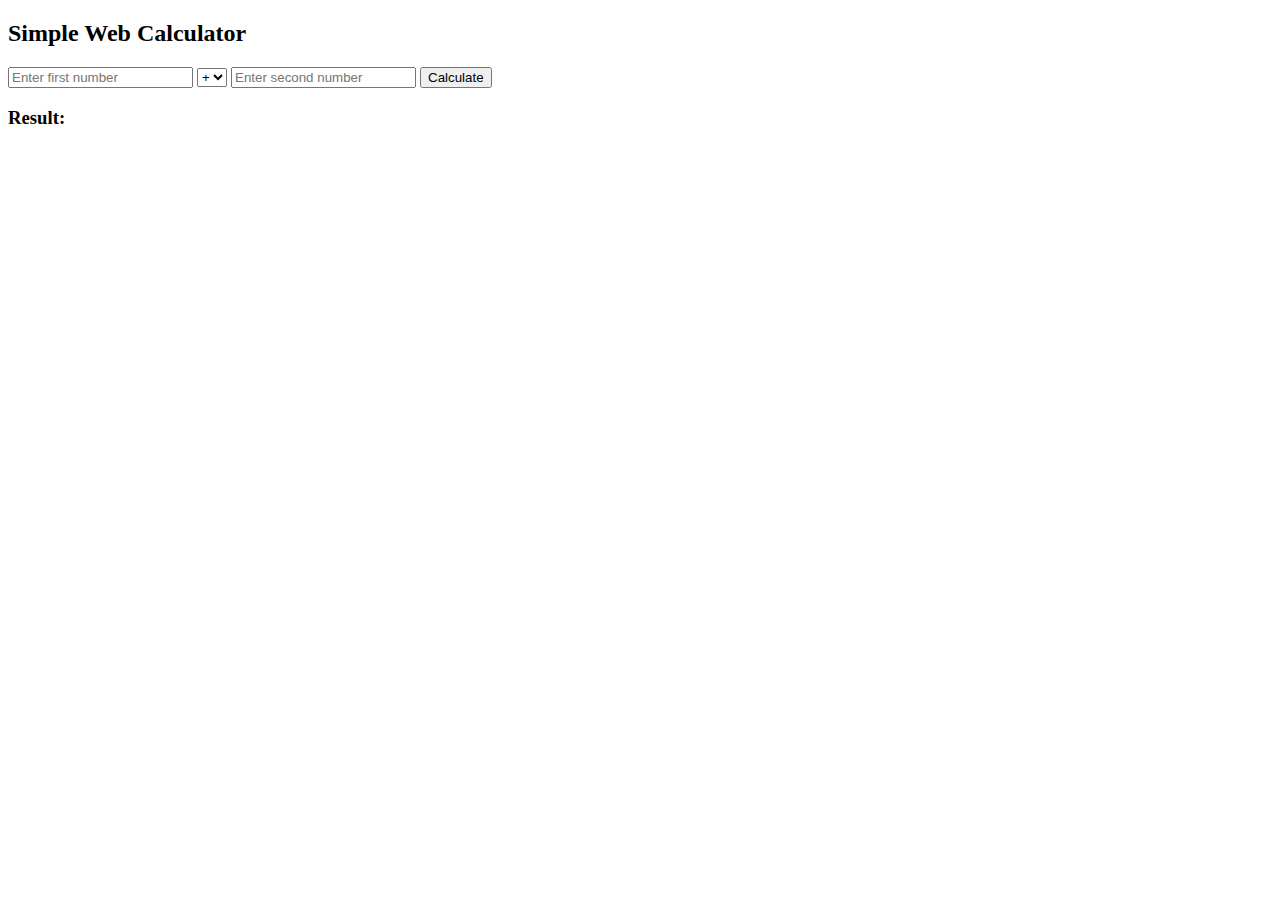
<file: py/flask_site/index.html>
<!DOCTYPE html>
<html>
<head>
    <title>Simple Web Calculator</title>
    <script>
        async function calculate() {
            let num1 = document.getElementById("num1").value;
            let operator = document.getElementById("operator").value;
            let num2 = document.getElementById("num2").value;

            let response = await fetch('http://192.168.0.13:8203/calculate', {
                method: 'POST',
                headers: { 'Content-Type': 'application/json' },
                body: JSON.stringify({ num1: num1, operator: operator, num2: num2 })
            });

            let data = await response.json();
            document.getElementById("result").innerText = data.result || data.error;
        }
    </script>
</head>
<body>
    <h2>Simple Web Calculator</h2>
    <input type="text" id="num1" placeholder="Enter first number">
    <select id="operator">
        <option value="+">+</option>
        <option value="-">-</option>
        <option value="*">*</option>
        <option value="/">/</option>
    </select>
    <input type="text" id="num2" placeholder="Enter second number">
    <button onclick="calculate()">Calculate</button>
    <h3 id="result">Result: </h3>
</body>
</html>
</file>
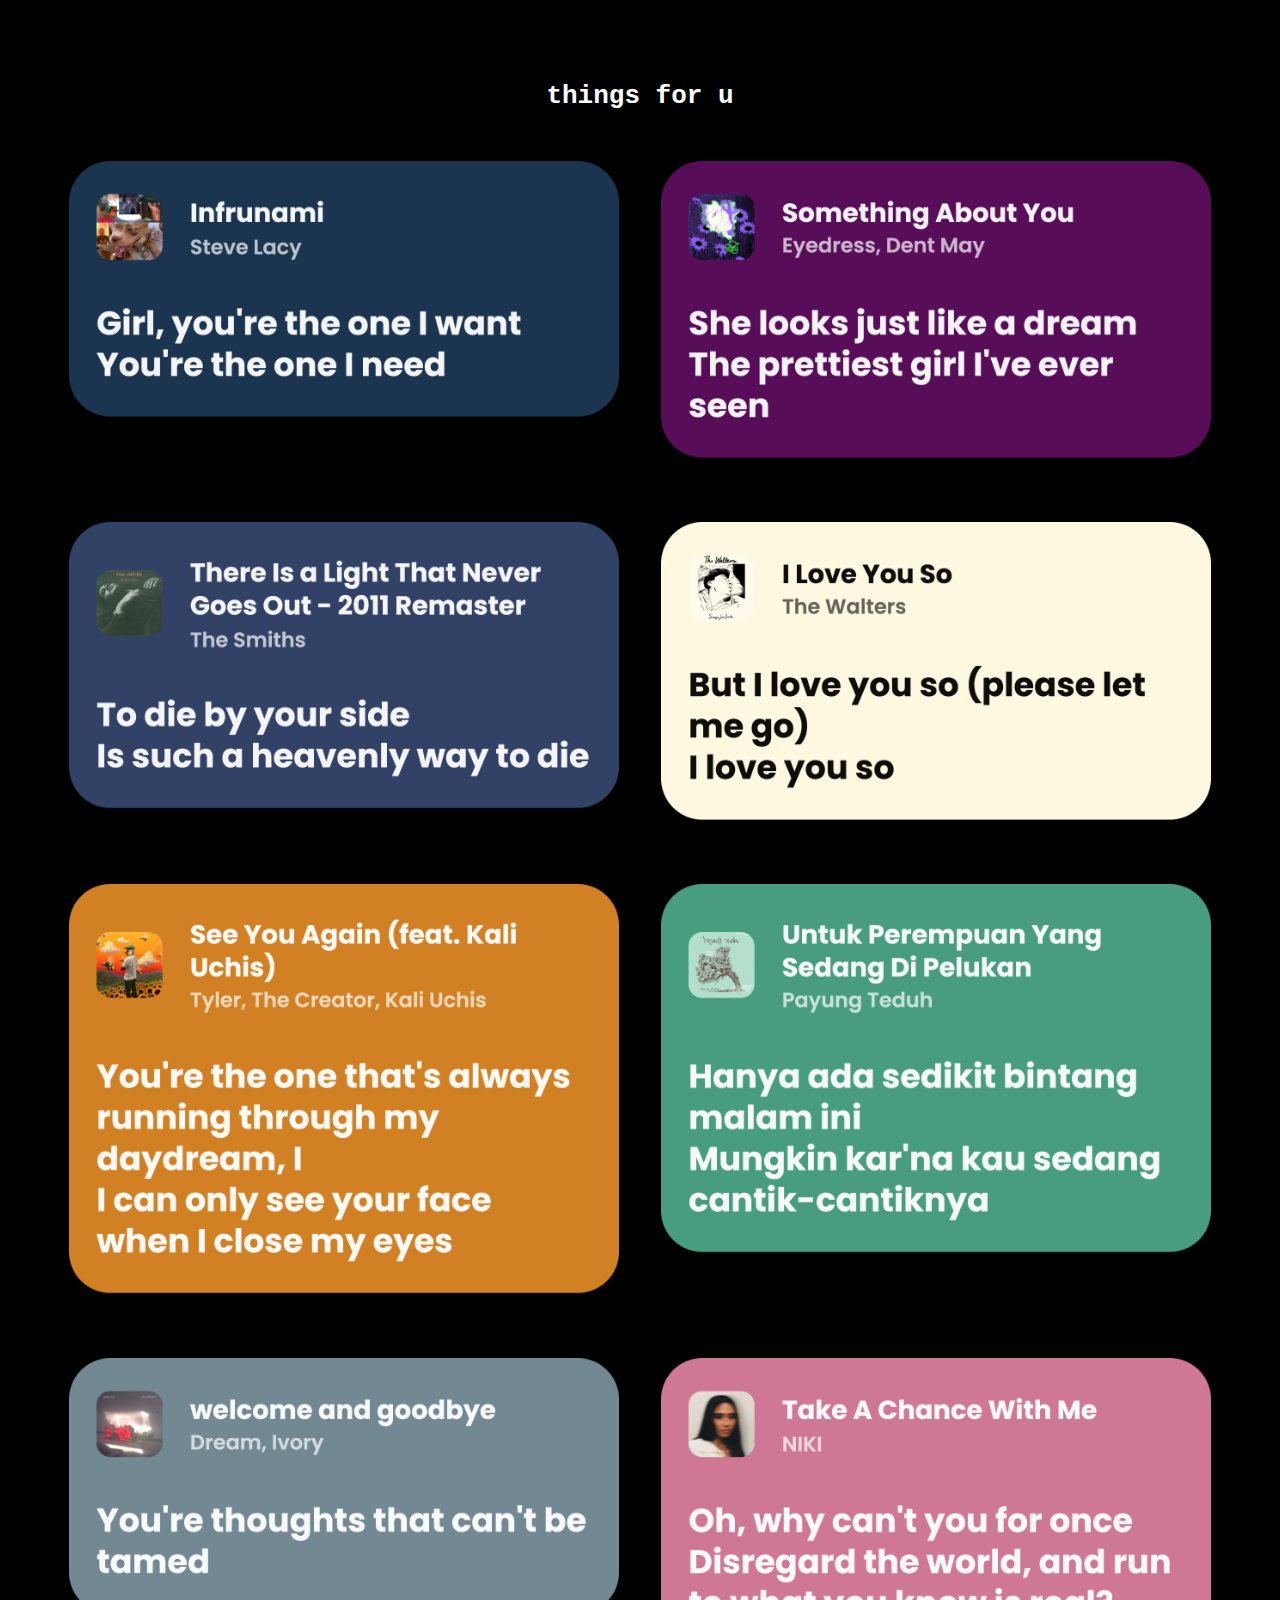
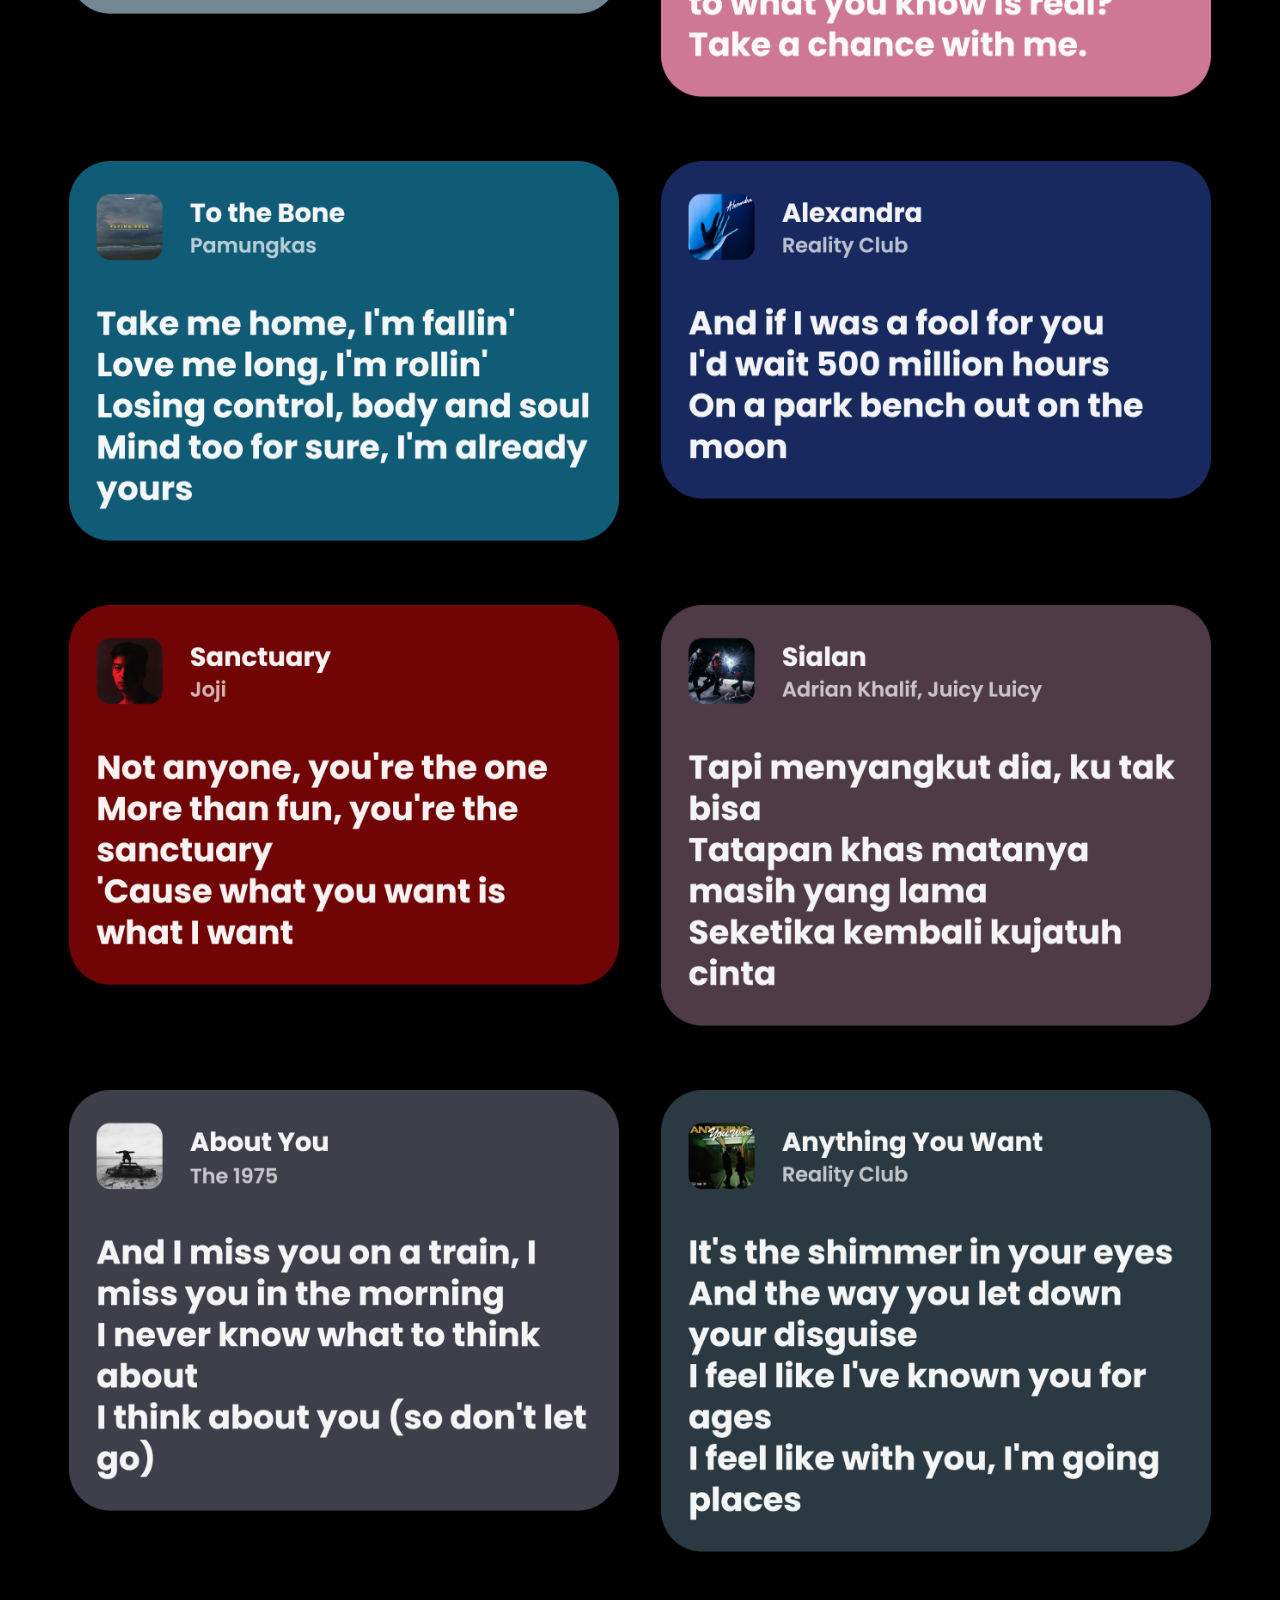
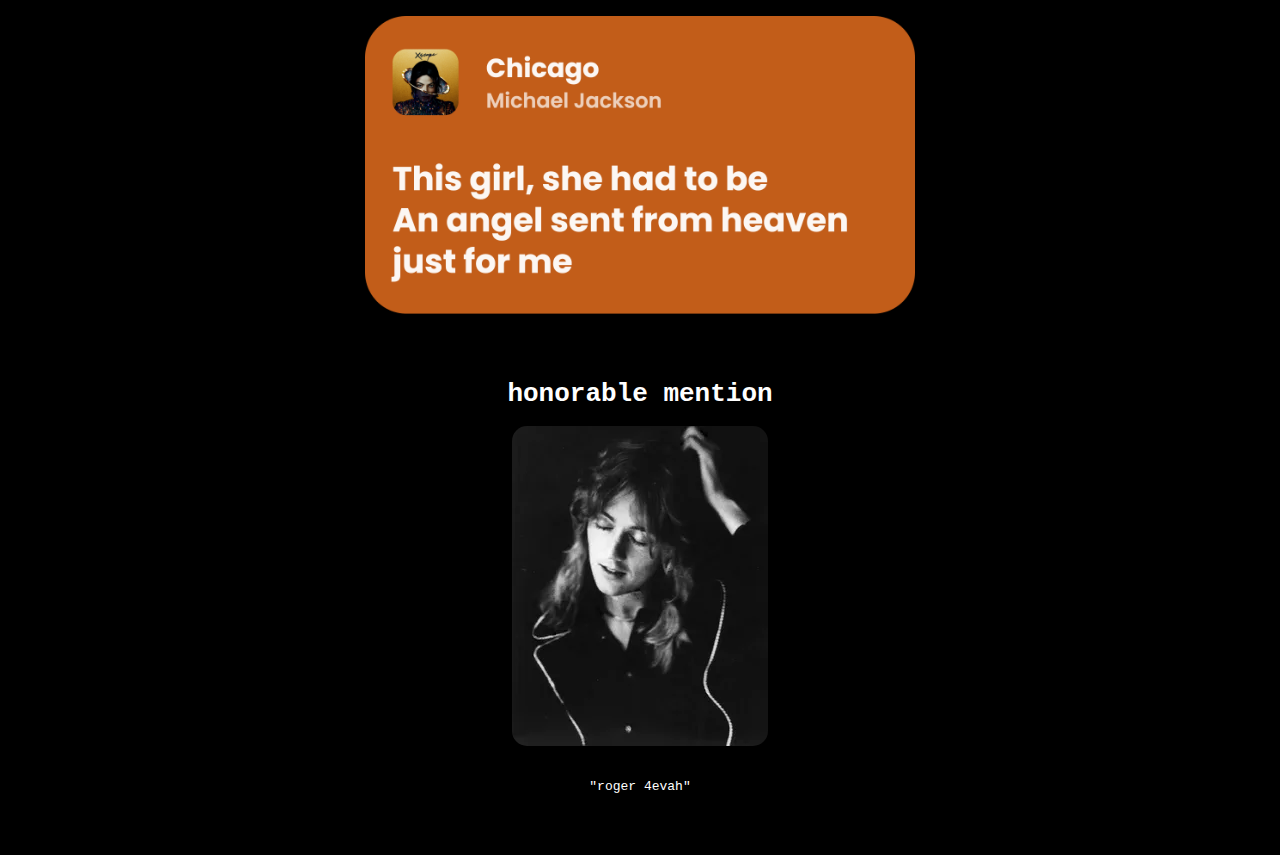
<file: sites/gift/index.html>
<!DOCTYPE html>
<html lang="en">
<head>
  <meta charset="UTF-8">
  <meta property="og:image" content="https://kiddiepiey.com/img/black.png">
  <title>buat si eta</title>
  <link rel="icon" type="image/png" href="./favicon.png">
  <link rel="preload" as="image" href="./img/pic1.webp">
  <link rel="preload" as="image" href="./img/pic2.webp">
  <link rel="preload" as="image" href="./img/pic3.webp">
  <link rel="preload" as="image" href="./img/pic4.webp">
  <style>
    h1, p {
      padding-top: 1rem;
      font-family: monospace;
      color: #fff;
    }

    body {
      text-align: center;
      margin: 0;
      padding: 3rem;
      background: #000;
      font-family: sans-serif;
    }

    .image-wrapper {
      position: relative;
      display: inline-block;
      margin: 2rem auto;
      width: 90%;
    }

    .image-wrapper img {
      width: 100%;
      height: auto;
      display: block;
      opacity: 0;
      transition: opacity 0.5s ease-in;
    }

    .image-other img {
      border-radius: 15px;
    }

    .spinner {
      position: absolute;
      top: 50%;
      left: 50%;
      width: 40px;
      height: 40px;
      margin: -20px 0 0 -20px;
      border: 4px solid #fff;
      border-top: 4px solid #555;
      border-radius: 50%;
      animation: spin 1s linear infinite;
    }

    @keyframes spin {
      to {
        transform: rotate(360deg);
      }
    }

    @media (min-width: 1050px) {
      .photos {
        display: flex;
        flex-wrap: wrap;
        justify-content: center;
        gap: 0; 
      }

      .image-wrapper {
        max-width: 550px;
        flex: 1 1 1;
      }
    }
  </style>
</head>
<body>
  <h1>things for u</h1>
  <div class="photos">
    <div class="image-wrapper">
      <div class="spinner"></div>
      <a href="https://open.spotify.com/track/0f8eRy9A0n6zXpKSHSCAEp" target="_blank" rel="noopener noreferrer">
        <img src="./img/pic1.webp" alt="infrunami">
      </a>
    </div>
    <div class="image-wrapper">
      <div class="spinner"></div>
      <a href="https://open.spotify.com/track/6RiiSy9GzSwiyDEJDiMuKe" target="_blank" rel="noopener noreferrer">
        <img src="./img/pic2.webp" alt="something about you">
      </a>
    </div>
    <div class="image-wrapper">
      <div class="spinner"></div>
      <a href="https://open.spotify.com/track/0WQiDwKJclirSYG9v5tayI" target="_blank" rel="noopener noreferrer">
        <img src="./img/pic3.webp" alt="there is a light that never goes out">
      </a>
    </div>
    <div class="image-wrapper">
      <div class="spinner"></div>
      <a href="https://open.spotify.com/track/4SqWKzw0CbA05TGszDgMlc" target="_blank" rel="noopener noreferrer">
        <img src="./img/pic4.webp" alt="i love you so">
      </a>
    </div>
    <div class="image-wrapper">
      <div class="spinner"></div>
      <a href="https://open.spotify.com/track/7KA4W4McWYRpgf0fWsJZWB" target="_blank" rel="noopener noreferrer">
        <img src="./img/pic5.webp" alt="see you again">
      </a>
    </div>
    <div class="image-wrapper">
      <div class="spinner"></div>
      <a href="https://open.spotify.com/track/42ieuRE6r1tSyxDYnLFLWz" target="_blank" rel="noopener noreferrer">
        <img src="./img/pic6.webp" alt="untuk perempuan yang sedang di pelukan">
      </a>
    </div>
    <div class="image-wrapper">
      <div class="spinner"></div>
      <a href="https://open.spotify.com/track/00RLNHc2jkEjUoCUlFgPVT" target="_blank" rel="noopener noreferrer">
        <img src="./img/pic7.webp" alt="welcome and goodbye">
      </a>
    </div>
    <div class="image-wrapper">
      <div class="spinner"></div>
      <a href="https://open.spotify.com/track/4s5B70nF4StXSaCwP6C0AU" target="_blank" rel="noopener noreferrer">
        <img src="./img/pic8.webp" alt="take a chance with me">
      </a>
    </div>
    <div class="image-wrapper">
      <div class="spinner"></div>
      <a href="https://open.spotify.com/track/1XU0PmUY3oqFovtDbjzQJr" target="_blank">
        <img src="./img/pic9.webp" alt="to the bone">
      </a>
    </div>
    <div class="image-wrapper">
      <div class="spinner"></div>
      <a href="https://open.spotify.com/track/4qb4H9CBGtfzWu5GBlkxSc" target="_blank">
        <img src="./img/pic10.webp" alt="alexandra">
      </a>
    </div>
    <div class="image-wrapper">
      <div class="spinner"></div>
      <a href="https://open.spotify.com/track/4VQH4VluDUOsOuDxccTeyN" target="_blank">
        <img src="./img/pic11.webp" alt="sanctuary">
      </a>
    </div>
    <div class="image-wrapper">
      <div class="spinner"></div>
      <a href="https://open.spotify.com/track/2aDgJHhAbABvdW9NszrAPQ" target="_blank" rel="noopener noreferrer">
        <img src="./img/pic12.webp" alt="sialan">
      </a>
    </div>
    <div class="image-wrapper">
      <div class="spinner"></div>
      <a href="https://open.spotify.com/track/1fDFHXcykq4iw8Gg7s5hG9" target="_blank" rel="noopener noreferrer">
        <img src="./img/pic13.webp" alt="about you">
      </a>
    </div>
    <div class="image-wrapper">
      <div class="spinner"></div>
      <a href="https://open.spotify.com/track/0EDgUNdoWnRslGw6epuJY9" target="_blank" rel="noopener noreferrer">
        <img src="./img/pic14.webp" alt="anything you want">
      </a>
    </div>
    <div class="image-wrapper">
      <div class="spinner"></div>
      <a href="https://open.spotify.com/track/5BKKy9fIJL5uM9fz1SnqyP" target="_blank" rel="noopener noreferrer">
        <img src="./img/pic15.webp" alt="chicago">
      </a>
    </div>
  </div>  
  <h1>honorable mention</h1>
  <div class="image-other"><img src="./img/roger.jpg"></div>
  <p>"roger 4evah"</p>
  <script>
    document.querySelectorAll('.image-wrapper img').forEach(img => {
      img.addEventListener('load', () => {
        img.style.opacity = '1';
        const wrapper = img.closest('.image-wrapper');
        const spinner = wrapper.querySelector('.spinner');
        if (spinner) {
          spinner.style.display = 'none';
        }
      });
    });
  </script>
</body>
</html>
</file>
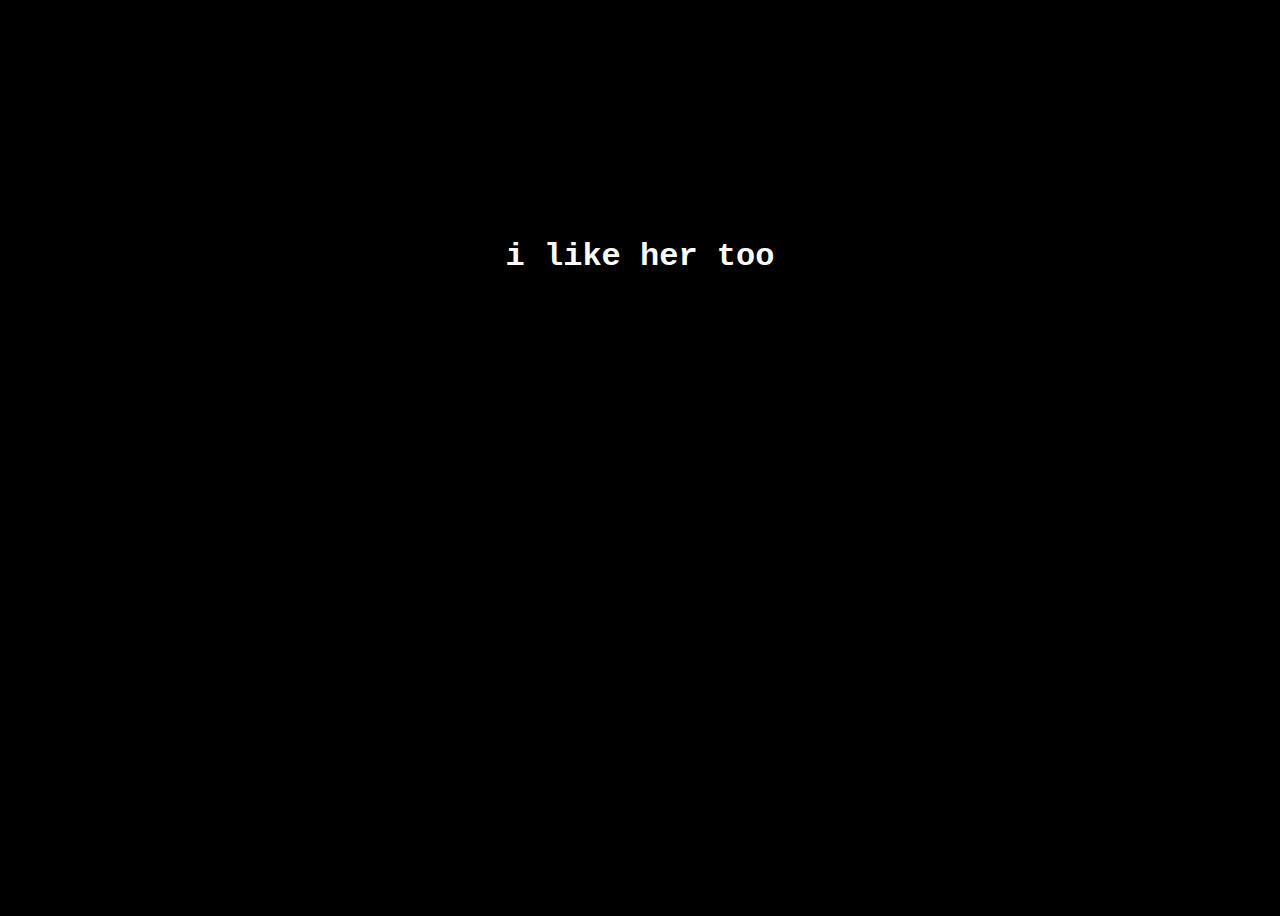
<file: java/misc/continue.html>
<!DOCTYPE html>
<html lang="en">
<head>
  <meta charset="UTF-8">
  <meta name="viewport" content="width=device-width, initial-scale=1.0">
  <link rel="icon" type="image/png" href="favicon.png">
  <link rel="apple-touch-icon" href="favicon.png">
  <title>kinda like her</title>
  <style>

    body {
      background-color: #000000;
      display: flex;
      flex-direction: column;
      justify-content: center;
      align-items: center;
      height: 100vh;
      gap: 20px;
    }
    h1 {
      color: #fff;
      font-family: monospace, Helvetica, sans-serif;
    }
    pre {
      margin: 0;
      padding: 0;
      line-height: 1.3;
      color: red;
    }
    .code-container {
      background-color: #000;
      padding: 0 1rem 0 1rem;
      border-radius: 5px;
      font-family: monospace;
      font-size: 12px;
      white-space: pre-wrap; 
    }
    .line {
      opacity: 0;
      animation: fadeIn 0.7s forwards;
    }
    .line:nth-child(1), .line:nth-child(20) { animation-delay: 1.8s; }
    .line:nth-child(2), .line:nth-child(19) { animation-delay: 1.6s; }
    .line:nth-child(3), .line:nth-child(18) { animation-delay: 1.4s; }
    .line:nth-child(4), .line:nth-child(17) { animation-delay: 1.2s; }
    .line:nth-child(5), .line:nth-child(16) { animation-delay: 1s; }
    .line:nth-child(6), .line:nth-child(15) { animation-delay: 0.8s; }
    .line:nth-child(7), .line:nth-child(14) { animation-delay: 0.6s; }
    .line:nth-child(8), .line:nth-child(13) { animation-delay: 0.4s; }
    .line:nth-child(9), .line:nth-child(12) { animation-delay: 0.2s; }
    .line:nth-child(10), .line:nth-child(11) { animation-delay: 0s; }
    @keyframes fadeIn {
      from {opacity: 0;}
      to {opacity: 1;}
    }
  </style>
</head>
<body>
  <h1>i like her too</h1>
  <div class="code-container">
    <pre>
<span class="line">.....| |</span>
<span class="line">  ...\\|</span>
<span class="line">   ''''\\</span>
<span class="line">         \\</span>
<span class="line">          .\\_^^^-__          _-^^^---._</span>
<span class="line">       (/&/%�&�%%/#5)       (%&&�&&%/(&/)</span>
<span class="line">     (/#�%"#�%&�%#�%  \  /()%&%&/ &%/)/(/()</span>
<span class="line">    ((d(@(*&"/%�&/%)=#(*�%)*)*�%)*)*%&/4%(&)</span>
<span class="line">   ((#&/��%/#/ #%&/� &%"#�%(/& %& /#�%))#%&))</span>
<span class="line">   ( (* @ @�$  ?`�&/(99 !%&/(&/*&/�/ #"~) /()</span>
<span class="line">   (("#  "# &  %&/&�% %&  /&  %))%&/�%&/%�&/)</span>
<span class="line">    (�/(�&"�%&#%(&/!"#%!( ^ ^)%)%)&/%&/#%&)</span>
<span class="line">     \( "%& #%& /%& /� %& _ \\ /&/(&/(&/)</span>
<span class="line">      (\#�%&/ #�%#&/ %&/  %&/#\\((%))/</span>
<span class="line">        (\#%&/%&/�%&&/("#7&/(&/(\\)*</span>
<span class="line">           (\�&/% 45&/ �5 #�& %&/ \\</span>
<span class="line">              ( \�%&/% / &/((//     \\</span>
<span class="line">                \ \ !I I ~!�/         \\  ,</span>
<span class="line">                   \\##%/               \\!</span>
<span class="line">                     **                ----</span>
    </pre>
  </div>
</body>
</html>
</file>
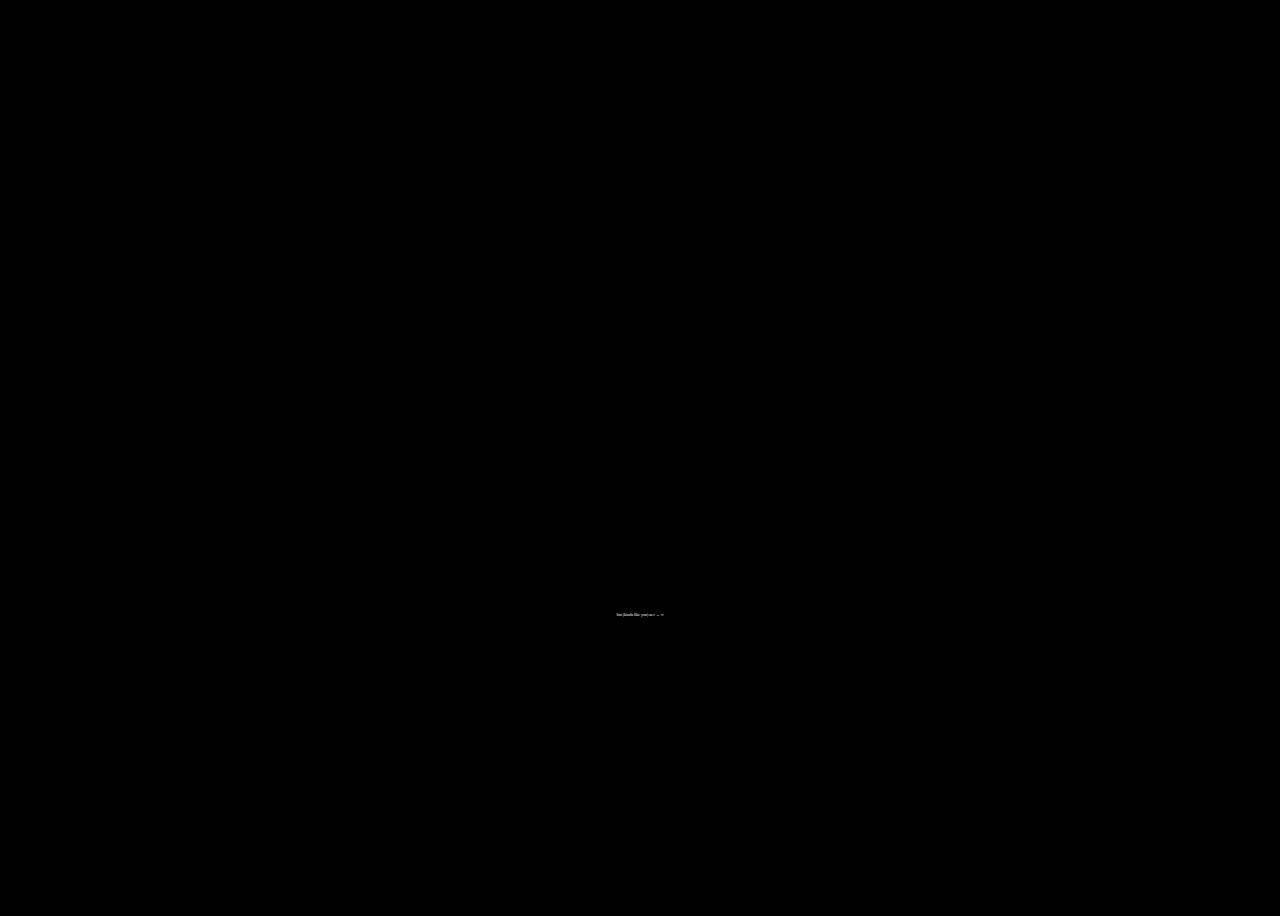
<file: sites/gift/ans.html>
<!DOCTYPE html>
<html lang="en">
<head>
  <meta charset="UTF-8">
  <meta name="viewport" content="width=device-width, initial-scale=1.0">
  <link rel="icon" type="image/png" href="favicon.png">
  <link rel="apple-touch-icon" href="favicon.png">
  <title>msg</title>
  <style>

    body {
      background-color: #000000;
      display: flex;
      flex-direction: column;
      justify-content: center;
      align-items: center;
      height: 100vh;
      gap: 20px;
    }
    pre {
      margin: 0;
      padding: 0;
      line-height: 1.3;
      color: red;
    }
    .code-container {
      background-color: #000;
      padding: 0 1rem 0 1rem;
      border-radius: 5px;
      font-family: monospace;
      font-size: 6px;
      white-space: pre-wrap; 
    }
    .line {
      opacity: 0;
      animation: blink 0.5s infinite;
    }
    .line:nth-child(1), .line:nth-child(33) { animation-delay: 3.2s; }
    .line:nth-child(2), .line:nth-child(32) { animation-delay: 3s; }
    .line:nth-child(3), .line:nth-child(31) { animation-delay: 2.8s; }
    .line:nth-child(4), .line:nth-child(30) { animation-delay: 2.6s; }
    .line:nth-child(5), .line:nth-child(29) { animation-delay: 2.4s; }
    .line:nth-child(6), .line:nth-child(28) { animation-delay: 2.2s; }
    .line:nth-child(7), .line:nth-child(27) { animation-delay: 2s; }
    .line:nth-child(8), .line:nth-child(26) { animation-delay: 1.8s; }
    .line:nth-child(9), .line:nth-child(25) { animation-delay: 1.6s; }
    .line:nth-child(10), .line:nth-child(24) { animation-delay: 1.4s; }
    .line:nth-child(11), .line:nth-child(23) { animation-delay: 1.2s; }
    .line:nth-child(12), .line:nth-child(22) { animation-delay: 1s; }
    .line:nth-child(13), .line:nth-child(21) { animation-delay: 0.8s; }
    .line:nth-child(14), .line:nth-child(20) { animation-delay: 0.6s; }
    .line:nth-child(15), .line:nth-child(19) { animation-delay: 0.4s; }
    .line:nth-child(16), .line:nth-child(18) { animation-delay: 0.2s; }
    .line:nth-child(17) { animation-delay: 0s; }
    p {
      font-size: 4px;
      color: #fff;
    }
    @keyframes blink {
      0% {opacity: 0;}
      50% {opacity: 100%;}
      100% {opacity: 0;}
    }
  </style>
</head>
<body>
  <div class="code-container">
    <pre>
<span class="line">⠀⠀⠀⠀⠀⠀⠀⠀⠀⠀⠀⠀⠀ ⠀⢸⣿⣿⣿⣿⣿⣿⣿⣿⣿⣿⡇⠀⠀⠀⠀⠀⠀⠀⠀⠀⠀⠀⠀⠀⠀⠀⣿⣿⣿⣿⣿⣿⣿⣿⣿⣿⣿</span>
<span class="line">⠀⠀⠀⠀⠀⠀⠀⠀⠀⠀⠀⠀⠀⠀⠀⣸⣿⣿⡿⣿⣿⣿⡿⣿⣿⣿⡇⠀⠀⠀⠀⠀⠀⠀⠀⠀⠀⠀⠀⠀⠀⠀⣻⣿⣿⢿⣿⣿⣿⢿⣿⣿⣿⡁⠀</span>
<span class="line">⠀⠀⠀⠀⠀⠀⠀⢰⣿⣿⣿⣿⣿⣿⣿⣷⣻⢾⣽⣳⣟⣾⣳⣟⣾⣳⢿⣿⣿⣿⡇⠀⠀⠀⠀⠀⠀⠀⢸⣿⣿⣿⣟⡷⣯⣟⣾⣳⢯⣷⣻⣞⣷⣻⣿⣿⣿⣿⣿⣿⣿</span>
<span class="line">⠀⠀⠀⠀⢀⡀⢀⢈⣿⣿⡿⣿⢿⣿⢿⣞⡽⣯⢷⣻⣞⣷⡻⣞⡷⣯⡟⣿⣿⣿⡅⢀⢀⡀⢀⡀⣀⠀⣸⣿⣿⡟⣾⡽⣷⣻⢾⣽⣻⡞⣷⣻⢾⣹⢿⣿⡿⣿⢿⡿⣿⠀⣀⠀⡀</span>
<span class="line">⠀⠀⠀⠀⣿⣿⣿⣿⢻⡾⣽⢯⣟⣾⣻⢾⡽⣯⣟⣷⣻⢾⡽⣯⣟⡷⣟⣷⣻⢾⣽⣿⣿⣿⣿⣿⣿⣿⢿⣽⡾⣽⣳⢿⣳⢯⣟⡾⣷⣻⢯⣟⣯⣟⡿⣾⡽⣯⢿⣽⣻⣿⣿⣿⡷</span>
<span class="line">⠀⠀⠀⠀⣿⣿⣿⣏⡿⣽⢯⡿⣽⣳⢯⡿⣽⣳⣟⡾⣽⢯⣟⣳⣯⣟⡿⣾⣽⣻⡞⣿⢿⣿⢻⣿⢿⣟⣻⡾⣽⣳⢯⣟⣯⣟⣾⣻⢷⡯⣿⡽⣾⣹⣟⣷⣻⣽⣻⣞⡷⣻⣿⣿⡏</span>
<span class="line">⠀⠀⠀⠀⣿⣿⣿⣯⢿⡽⣯⣟⣷⣻⢯⣟⡷⣟⡾⣽⢯⣿⢾⡽⣾⣽⣻⢷⣯⢷⣻⡽⣟⣾⢯⣟⡿⣾⣽⣻⣽⣳⢿⣽⡾⣽⢾⡽⣯⣟⣷⣻⢷⣻⣞⣷⣻⣞⡷⣯⣟⣿⣿⣿⣟</span>
<span class="line">⣀⣀⣀⣠⣿⢿⡿⣽⣫⣟⣷⢻⡾⣽⣻⢾⡽⣯⣟⣽⣻⣞⣯⢟⡷⣯⢯⣟⣾⣻⢧⡿⣯⢿⣹⡾⣽⣳⣽⣳⢯⣏⡿⣾⡽⢯⡿⣽⣳⡟⣾⡽⣯⢷⣻⣞⡷⣯⣟⡷⣯⣻⢿⢿⣏⣀⣀⣀⡀</span>
<span class="line">⣿⣿⣿⣿⡽⣯⣟⡷⣯⣟⡾⣯⣟⣷⢯⡿⣽⢷⣻⣞⣷⣻⣞⣿⣻⣽⣻⣞⣷⣻⢯⡿⣽⣻⢷⣻⢯⡷⣯⣟⣯⢿⣽⣳⢿⣻⣽⢷⣯⢿⣽⣻⡽⣯⢷⣻⡽⣷⢯⣟⡷⣯⣟⡿⣞⣿⣿⣿⡇</span>
<span class="line">⣿⣿⣿⣗⣿⣳⢯⣽⣳⢯⣟⣳⣟⡾⣯⡽⣯⣟⣧⣟⣾⣳⡟⣞⡷⣯⣗⣻⢾⡽⣏⣿⡽⣯⣻⡽⣯⣟⣵⣯⣟⡯⣾⡽⣯⢷⣯⣟⣾⣛⡾⣽⣻⣝⣯⢿⡽⣭⣟⡾⣽⣳⢯⡿⣭⢿⣿⣿⡇</span>
<span class="line">⣿⣿⣿⣯⣷⣿⣻⢾⣽⣻⣽⣳⣯⣟⣷⣻⢷⣻⡾⣽⣞⣷⣻⢯⣟⡷⣯⣟⣯⡿⣽⢾⣽⢷⣯⣟⣷⣻⣞⡷⣯⣟⣷⣻⣽⣻⢾⡽⣾⣽⣻⡽⣷⣻⣞⣯⢿⣳⣯⢿⡷⣯⣟⣿⣻⣿⣿⣿⡇</span>
<span class="line">⣿⣿⣿⣏⣿⡽⣯⣻⢾⣽⣳⣻⢾⡽⣞⡽⣯⣷⣛⡷⣯⢿⣭⢿⣽⣻⣳⢯⣷⣻⣭⣟⣾⣻⣼⣻⣞⣷⣫⣿⡽⣎⣷⢯⡷⣯⢿⣽⣳⣏⣷⣟⣷⣛⣾⡽⣯⣗⣯⡿⣝⣳⡿⣽⣏⣿⣿⣿⡇</span>
<span class="line">⣿⣿⣿⣿⣟⣿⡽⣯⣟⣾⢷⣯⣟⡿⣽⣻⢷⣯⢿⣽⣻⣟⣾⣻⣞⣷⢯⡿⣾⣽⢾⣽⣳⡿⣞⣷⣻⣞⡷⣯⢿⡽⣯⡿⣽⢯⡿⣞⣷⣻⢾⣽⡾⣽⣞⣿⣳⣟⣾⡽⣿⣽⣻⣟⣿⣿⣿⣿⡇</span>
<span class="line">⣿⣿⣿⣧⣿⢾⡽⣧⢿⣞⡿⣼⢯⣟⡷⣽⣻⣞⣯⣞⣷⣻⢮⣷⣻⣞⣯⣽⢷⣯⣟⣾⣳⢿⡽⣞⣷⢯⣽⢯⡿⣝⣷⣻⡽⣯⢿⣽⣳⢯⣟⣾⡽⣧⢿⣞⡷⣯⣾⣽⣳⣭⣷⣯⣧⣽⣿⣿⡇</span>
<span class="line">⣿⣿⣿⣿⣿⣿⡿⣽⣻⢾⣻⡽⣯⢿⣽⣳⣯⣟⡾⣽⣞⣯⣟⡾⣷⣻⢾⣽⣻⢾⡽⣾⡽⣯⣟⡿⣞⡿⣞⣿⣽⣻⢾⣽⣻⣽⣻⢾⣽⣻⢾⣽⣻⣽⣻⢾⣟⣷⣻⢾⡽⣞⣷⣿⡿⣿⣿⣿⡇</span>
<span class="line">⠈⠀⠁⠀⣿⣶⣿⣶⣏⣿⢷⣿⣹⢿⣾⣱⢿⣾⣹⢷⡿⣾⢷⡿⣷⣏⡿⣾⣹⣏⣷⣏⡿⣷⣾⣹⣏⣷⢿⡾⣷⣏⡿⣾⢷⣾⣹⢿⡾⣷⢿⡾⣷⢷⣏⣿⡾⣶⣏⣿⣹⣾⣷⣿⡷⠈⠁⠈</span>
<span class="line">⠀⠀⠀⠀⣿⣿⣿⣿⣿⡾⣟⡾⣽⣻⢾⣽⣻⡾⣽⢯⣟⣯⡿⣽⢷⣯⣟⡷⣯⣟⡾⣽⣻⣽⢾⣽⢾⣯⣟⣿⣳⢯⣟⣯⡿⣾⡽⣯⡿⣽⢯⣿⣽⣻⢾⣽⣻⡽⣾⣟⣿⣿⣿⣿⣗</span>
<span class="line">⠀⠀⠀⠀⣿⣿⣿⣷⣭⣿⡽⣽⣳⣯⣟⣾⣳⢿⡽⣞⣯⣷⣻⣽⣻⢾⣭⣟⡷⣯⣟⡷⣯⣟⡾⣽⣻⣶⣻⢾⡽⣯⢾⣳⡿⣵⣻⢷⣻⣭⡿⣞⡷⣽⣻⣞⣷⣻⢷⣻⣾⣽⣿⣿⡧</span>
<span class="line">⠀⠀⠀⠀⣿⣿⣿⣿⣿⢯⣟⡷⣯⣷⣻⢾⡽⣯⢿⣽⣳⣯⢷⣯⣟⡿⣾⣽⣻⢷⣯⣟⣷⣻⣽⣻⢷⣯⢟⣯⣿⡽⣻⣽⣻⢷⣻⢿⣽⣳⢿⣻⡽⣯⢷⣟⡾⣽⢿⣿⣯⣿⣿⣿⡷</span>
<span class="line">⠀⠀⠀⠀⠉⠉⠉⠱⣾⣿⣾⣷⣟⣾⣳⢯⡿⣽⣳⣞⡷⣯⣟⡾⣽⣻⢶⣯⣟⡿⣶⣻⣞⣷⡽⣯⣟⡾⣯⢷⣯⢷⣻⢷⣯⢿⣽⣻⢾⣭⣟⣷⣻⣞⡿⣾⣽⣾⣿⣾⣿⠈⠉⠉⠁</span>
<span class="line">⠀⠀⠀⠀⠀⠀⠀⢘⣿⣿⣿⣿⡿⣿⡽⢯⡿⣽⣳⢯⣿⡽⣾⡽⣯⣟⡿⣾⣽⣻⡗⣯⣟⣾⣽⣳⣯⢿⣽⣻⢾⣏⣿⣻⣞⡿⣾⣽⣻⢾⡽⣞⡷⢯⣿⢿⣿⣿⣿⣿⣿</span>
<span class="line">⠀⠀⠀⠀⠀⠀⠀⠀⠈⠉⠁⢸⣿⣷⣿⣽⣟⣷⢯⣞⣷⣻⢧⣟⡷⣯⢷⣻⣞⡷⣯⣟⣾⣳⣞⡷⣯⢿⣼⢯⣟⣮⢷⣻⢾⣵⣻⢾⡽⣧⣿⣽⣯⣷⣿⣿⣷⠀⠉⠈⠁</span>
<span class="line">⠀⠀⠀⠀⠀⠀⠀⠀⠀⠀⠀⠸⣿⣿⣿⢿⣟⣯⣟⡾⣽⢯⣟⡾⣿⡽⣯⢷⣻⣽⠷⣯⡷⣟⣾⣻⡽⣟⣾⣻⡽⣯⣟⣯⢿⡾⣽⢯⣟⣷⣻⡾⣿⣽⣿⣿⣿</span>
<span class="line">⠀⠀⠀⠀⠀⠀⠀⠀⠀⠀⠀⠀⠀⠀⠀⢸⣿⣷⣿⣾⣽⣻⢾⣽⣳⣟⡷⣯⣷⢯⣟⣷⣻⣽⢶⣯⣟⡷⣞⣷⣻⣗⡾⣽⣳⣟⣾⣻⣾⢶⣿⣿⣷⡄</span>
<span class="line">⠀⠀⠀⠀⠀⠀⠀⠀⠀⠀⠀⠀⠀⠀⠀⢸⣿⣿⡿⢿⣿⣿⡻⣾⡽⣾⣻⢷⣯⢿⡾⣽⣳⣯⣟⡾⣽⣻⣽⣳⢿⡾⣽⣻⢷⣻⢾⣿⢿⡿⣿⣿⡿⠄</span>
<span class="line">⠀⠀⠀⠀⠀⠀⠀⠀⠀⠀⠀⠀⠀⠀⠀⠀⠀⠀⠀⣹⣿⣿⣷⣯⣟⣷⢯⣟⣾⢯⣷⣻⢷⣻⡼⣟⣷⣻⢾⣽⣻⣞⡷⣯⣿⢾⣿⣿⣿⡅</span>
<span class="line">⠀⠀⠀⠀⠀⠀⠀⠀⠀⠀⠀⠀⠀⠀⠀⠀⠀⠀⠀⢹⣿⡿⢿⣿⣻⣯⣟⡾⣯⣟⡾⣽⣻⢯⢿⣽⣳⣯⢿⣞⡷⣏⣿⣿⣿⣻⢿⡿⣿⠇</span>
<span class="line">⠀⠀⠀⠀⠀⠀⠀⠀⠀⠀⠀⠀⠀⠀⠀⠀⠀⠀⠀⠀⠀⠀⠀⣾⣿⣿⣾⣽⢷⣻⢶⣯⣟⡿⣞⣷⣻⣞⡿⣾⣽⡶⣿⣷⣿⡇</span>
<span class="line">⠀⠀⠀⠀⠀⠀⠀⠀⠀⠀⠀⠀⠀⠀⠀⠀⠀⠀⠀⠀⠀⠀⠀⠿⠿⠿⠿⣾⣿⢯⡟⣾⣽⣻⢽⣞⡷⣯⢻⣷⢿⡟⠿⠿⠿⠇</span>
<span class="line">⠀⠀⠀⠀⠀⠀⠀⠀⠀⠀⠀⠀⠀⠀⠀⠀⠀⠀⠀⠀⠀⠀⠀⠀⠀⠀⠰⣿⣿⣿⣟⣷⣯⢿⣞⣯⣿⡷⣿⣿⣿⣟</span>
<span class="line">⠀⠀⠀⠀⠀⠀⠀⠀⠀⠀⠀⠀⠀⠀⠀⠀⠀⠀⠀⠀⠀⠀⠀⠀⠀⠀⠘⠿⠿⠿⠏⣿⢿⣿⢺⣟⣿⡟⠻⠿⠿⠏</span>
<span class="line">⠀⠀⠀⠀⠀⠀⠀⠀⠀⠀⠀⠀⠀⠀⠀⠀⠀⠀⠀⠀⠀⠀⠀⠀⠀⠀⠀⠀⠀⠀⢸⣿⣿⣿⣿⣿⣿⣿</span>
<span class="line">⠀⠀⠀⠀⠀⠀⠀⠀⠀⠀⠀⠀⠀⠀⠀⠀⠀⠀⠀⠀⠀⠀⠀⠀⠀⠀⠀⠀⠀⠀⠘⠻⠟⠟⠻⠻⠟⠛</span>
    </pre>
  </div>
  <p>lim (kinda like you) as t → ∞</p>
</body>
</html>
</file>
